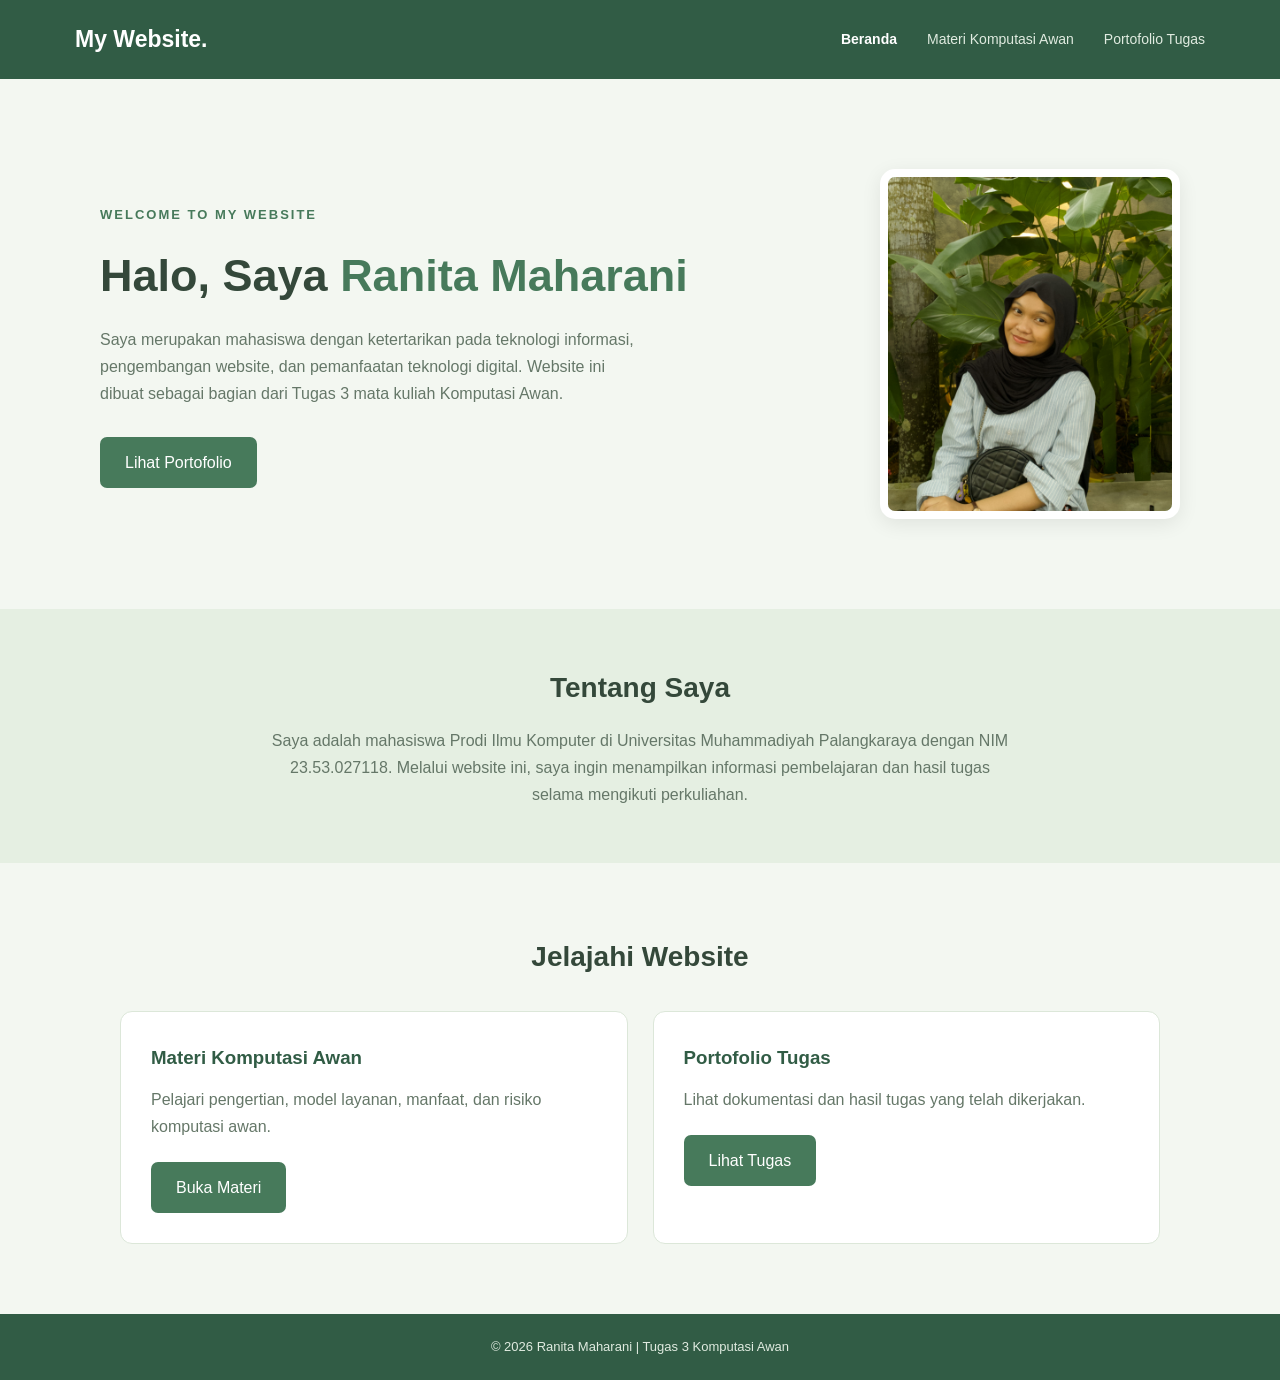
<file: index.html>
<!DOCTYPE html>
<html lang="id">
<head>
    <meta charset="UTF-8">
    <meta name="viewport" content="width=device-width, initial-scale=1.0">
    <title>Beranda | Website Tugas 3</title>
    <link rel="stylesheet" href="./assets/css/style.css">
</head>
<body>

    <!-- NAVBAR -->
    <header>
        <nav class="navbar">
            <a href="index.html" class="logo">My Website.</a>

            <div class="nav-menu">
                <a href="index.html" class="active">Beranda</a>
                <a href="materi.html">Materi Komputasi Awan</a>
                <a href="portofolio.html">Portofolio Tugas</a>
            </div>
        </nav>
    </header>

    <!-- BERANDA -->
    <main>
        <section class="hero">

            <div class="hero-text">
                <span class="subtitle">WELCOME TO MY WEBSITE</span>

                <h1>
                    Halo, Saya <span>Ranita Maharani</span>
                </h1>

                <p>
                    Saya merupakan mahasiswa dengan ketertarikan
                    pada teknologi informasi, pengembangan website,
                    dan pemanfaatan teknologi digital.
                    Website ini dibuat sebagai bagian dari
                    Tugas 3 mata kuliah Komputasi Awan.
                </p>

                <a href="portofolio.html" class="btn">
                    Lihat Portofolio
                </a>
            </div>

            <div class="hero-image">
                <img src="assets/images/FotoProfil.JPG"
                     alt="Foto Profil Mahasiswa">
            </div>

        </section>

        <!-- IDENTITAS -->
        <section class="identity">
            <h2>Tentang Saya</h2>

            <p>
                Saya adalah mahasiswa Prodi Ilmu Komputer
                di Universitas Muhammadiyah Palangkaraya dengan NIM 23.53.027118.
                Melalui website ini, saya ingin menampilkan
                informasi pembelajaran dan hasil tugas
                selama mengikuti perkuliahan.
            </p>
        </section>

        <!-- NAVIGASI HALAMAN -->
        <section class="navigation-section">

            <h2>Jelajahi Website</h2>

            <div class="navigation-cards">

                <div class="nav-card">
                    <h3>Materi Komputasi Awan</h3>
                    <p>
                        Pelajari pengertian, model layanan,
                        manfaat, dan risiko komputasi awan.
                    </p>
                    <a href="materi.html" class="btn">
                        Buka Materi
                    </a>
                </div>

                <div class="nav-card">
                    <h3>Portofolio Tugas</h3>
                    <p>
                        Lihat dokumentasi dan hasil tugas
                        yang telah dikerjakan.
                    </p>
                    <a href="portofolio.html" class="btn">
                        Lihat Tugas
                    </a>
                </div>

            </div>
        </section>
    </main>

    <!-- FOOTER -->
    <footer>
        <p>© 2026 Ranita Maharani | Tugas 3 Komputasi Awan</p>
    </footer>

</body>
</html>
</file>
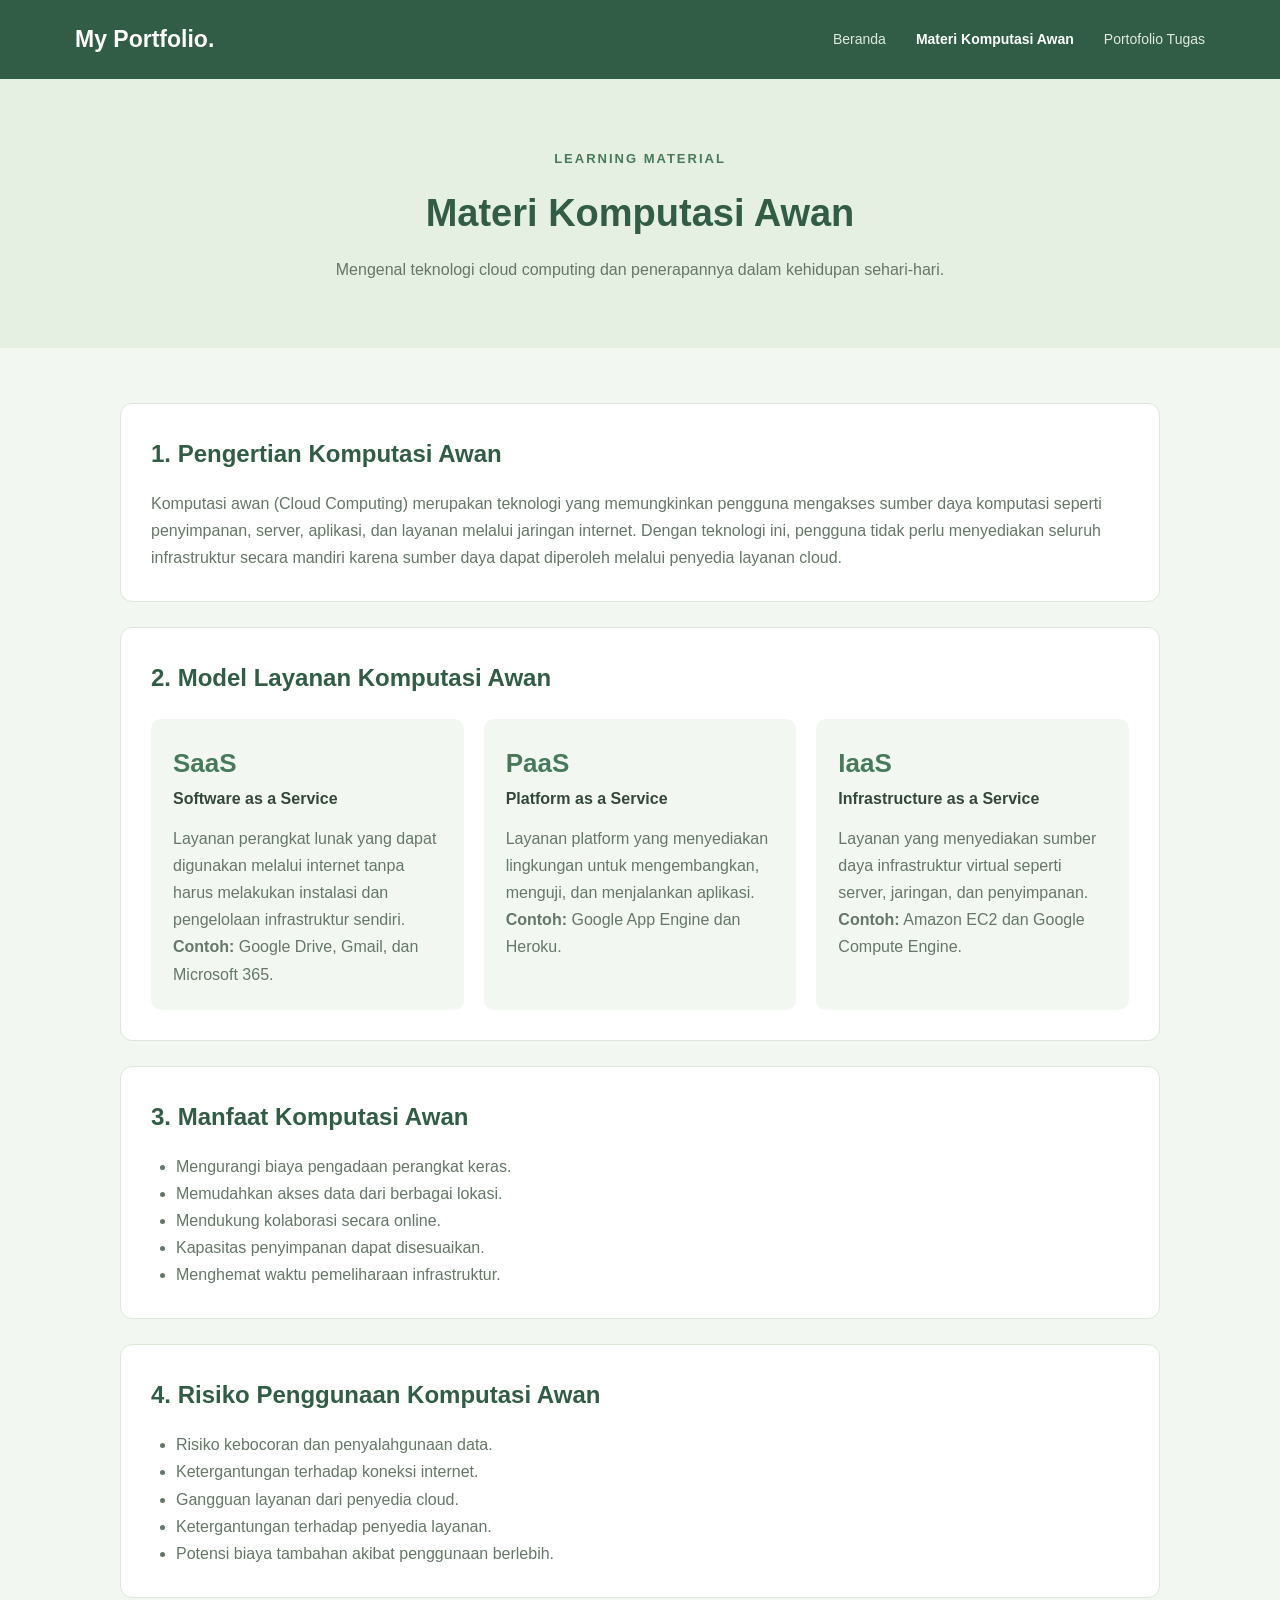
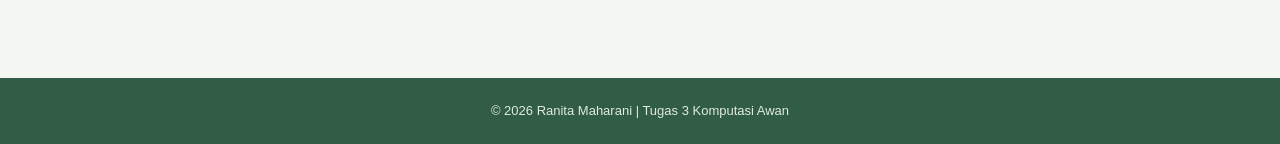
<file: materi.html>
<!DOCTYPE html>
<html lang="id">
<head>
    <meta charset="UTF-8">
    <meta name="viewport" content="width=device-width, initial-scale=1.0">
    <title>Materi Komputasi Awan</title>
    <link rel="stylesheet" href="./assets/css/style.css">
</head>
<body>

    <header>
        <nav class="navbar">
            <a href="index.html" class="logo">My Portfolio.</a>

            <div class="nav-menu">
                <a href="index.html">Beranda</a>
                <a href="materi.html" class="active">Materi Komputasi Awan</a>
                <a href="portofolio.html">Portofolio Tugas</a>
            </div>
        </nav>
    </header>

    <main>

        <section class="page-header">
            <span class="subtitle">LEARNING MATERIAL</span>
            <h1>Materi Komputasi Awan</h1>
            <p>
                Mengenal teknologi cloud computing
                dan penerapannya dalam kehidupan sehari-hari.
            </p>
        </section>

        <section class="content-section">

            <article class="content-card">
                <h2>1. Pengertian Komputasi Awan</h2>

                <p>
                    Komputasi awan (Cloud Computing) merupakan
                    teknologi yang memungkinkan pengguna
                    mengakses sumber daya komputasi seperti
                    penyimpanan, server, aplikasi, dan layanan
                    melalui jaringan internet.

                    Dengan teknologi ini, pengguna tidak perlu
                    menyediakan seluruh infrastruktur secara
                    mandiri karena sumber daya dapat diperoleh
                    melalui penyedia layanan cloud.
                </p>
            </article>

            <article class="content-card">
                <h2>2. Model Layanan Komputasi Awan</h2>

                <div class="service-grid">

                    <div class="service-card">
                        <h3>SaaS</h3>
                        <h4>Software as a Service</h4>
                        <p>
                            Layanan perangkat lunak yang dapat
                            digunakan melalui internet tanpa
                            harus melakukan instalasi dan
                            pengelolaan infrastruktur sendiri.
                        </p>
                        <p><b>Contoh:</b> Google Drive, Gmail,
                        dan Microsoft 365.</p>
                    </div>

                    <div class="service-card">
                        <h3>PaaS</h3>
                        <h4>Platform as a Service</h4>
                        <p>
                            Layanan platform yang menyediakan
                            lingkungan untuk mengembangkan,
                            menguji, dan menjalankan aplikasi.
                        </p>
                        <p><b>Contoh:</b> Google App Engine
                        dan Heroku.</p>
                    </div>

                    <div class="service-card">
                        <h3>IaaS</h3>
                        <h4>Infrastructure as a Service</h4>
                        <p>
                            Layanan yang menyediakan sumber
                            daya infrastruktur virtual seperti
                            server, jaringan, dan penyimpanan.
                        </p>
                        <p><b>Contoh:</b> Amazon EC2
                        dan Google Compute Engine.</p>
                    </div>

                </div>
            </article>

            <article class="content-card">
                <h2>3. Manfaat Komputasi Awan</h2>

                <ul>
                    <li>Mengurangi biaya pengadaan perangkat keras.</li>
                    <li>Memudahkan akses data dari berbagai lokasi.</li>
                    <li>Mendukung kolaborasi secara online.</li>
                    <li>Kapasitas penyimpanan dapat disesuaikan.</li>
                    <li>Menghemat waktu pemeliharaan infrastruktur.</li>
                </ul>
            </article>

            <article class="content-card">
                <h2>4. Risiko Penggunaan Komputasi Awan</h2>

                <ul>
                    <li>Risiko kebocoran dan penyalahgunaan data.</li>
                    <li>Ketergantungan terhadap koneksi internet.</li>
                    <li>Gangguan layanan dari penyedia cloud.</li>
                    <li>Ketergantungan terhadap penyedia layanan.</li>
                    <li>Potensi biaya tambahan akibat penggunaan berlebih.</li>
                </ul>
            </article>

        </section>

    </main>

    <footer>
        <p>© 2026 Ranita Maharani | Tugas 3 Komputasi Awan</p>
    </footer>

</body>
</html>
</file>
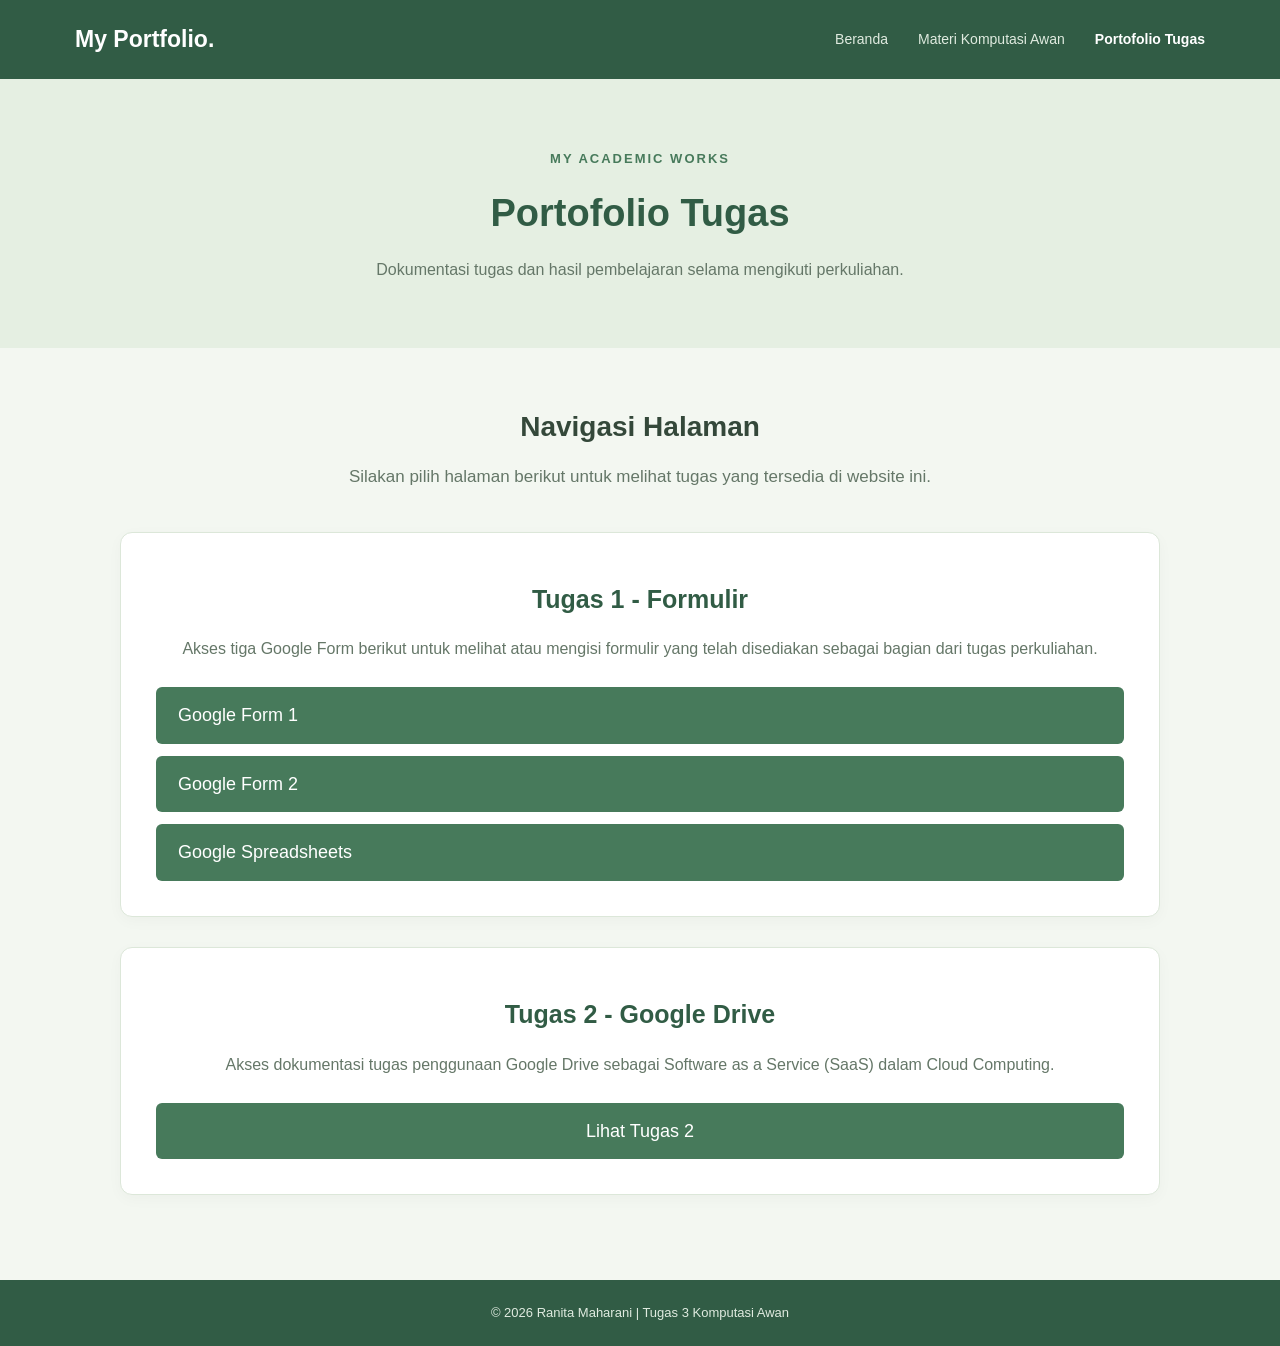
<file: portofolio.html>
<!DOCTYPE html>
<html lang="id">
<head>
    <meta charset="UTF-8">
    <meta name="viewport" content="width=device-width, initial-scale=1.0">
    <title>Portofolio Tugas</title>
    <link rel="stylesheet" href="./assets/css/style.css">
</head>
<body>

    <header>
        <nav class="navbar">
            <a href="index.html" class="logo">My Portfolio.</a>

            <div class="nav-menu">
                <a href="index.html">Beranda</a>
                <a href="materi.html">Materi Komputasi Awan</a>
                <a href="portofolio.html" class="active">Portofolio Tugas</a>
            </div>
        </nav>
    </header>

    <main>

        <section class="page-header">
            <span class="subtitle">MY ACADEMIC WORKS</span>
            <h1>Portofolio Tugas</h1>
            <p>
                Dokumentasi tugas dan hasil pembelajaran
                selama mengikuti perkuliahan.
            </p>
        </section>

        <section class="portfolio-section">

            <div class="portfolio-intro">
                <h2>Navigasi Halaman</h2>

                <p>
                    Silakan pilih halaman berikut untuk melihat
                    tugas yang tersedia di website ini.
                </p>
            </div>

            
<!-- TUGAS 1 -->
<div class="task-card">

    <h3>Tugas 1 - Formulir</h3>

    <p>
        Akses tiga Google Form berikut untuk melihat
        atau mengisi formulir yang telah disediakan
        sebagai bagian dari tugas perkuliahan.
    </p>

    <div class="task-links">

        <a href="https://forms.gle/mDkVV2fbw5MFNMYK9"
           target="_blank"
           rel="noopener noreferrer"
           class="task-button">
            Google Form 1
        </a>

        <a href="https://forms.gle/iUizAmjjxVjdLiHP9"
           target="_blank"
           rel="noopener noreferrer"
           class="task-button">
            Google Form 2
        </a>

        <a href="https://docs.google.com/spreadsheets/d/1fRbRE6YLVqjylUlXdqq9IiRUh5VvquGzaV9M5eSjQUA/edit?usp=sharing"
           target="_blank"
           rel="noopener noreferrer"
           class="task-button">
            Google Spreadsheets
        </a>

    </div>

</div>

            <!-- TUGAS 2 -->
            <div class="task-card">

                <h3>Tugas 2 - Google Drive</h3>

                <p>
                    Akses dokumentasi tugas penggunaan
                    Google Drive sebagai Software as a Service
                    (SaaS) dalam Cloud Computing.
                </p>

                <a href="https://drive.google.com/drive/folders/1bweR6FHWuAe7GyPd0hI5jxZB2rvmI19Z?usp=drive_link"
                   target="_blank"
                   rel="noopener noreferrer"
                   class="task-button">
                    Lihat Tugas 2
                </a>

            </div>

        </section>

    </main>

    <footer>
        <p>© 2026 Ranita Maharani | Tugas 3 Komputasi Awan</p>
    </footer>

</body>
</html>
</file>
<file: assets/css/style.css>
/* =========================
   GLOBAL
========================= */

* {
    margin: 0;
    padding: 0;
    box-sizing: border-box;
}

body {
    font-family: 'Segoe UI', Arial, sans-serif;
    background: #F7F3ED;
    color: #403329;
    line-height: 1.7;
}

a {
    text-decoration: none;
}

/* =========================
   NAVBAR
========================= */

header {
    background: #604A3A;
}

.navbar {
    max-width: 1200px;
    margin: auto;
    padding: 20px 35px;

    display: flex;
    justify-content: space-between;
    align-items: center;
}

.logo {
    color: #FFFFFF;
    font-size: 23px;
    font-weight: bold;
}

.nav-menu {
    display: flex;
    gap: 30px;
}

.nav-menu a {
    color: #E9DDCE;
    font-size: 14px;
    transition: 0.3s;
}

.nav-menu a:hover,
.nav-menu a.active {
    color: #FFFFFF;
    font-weight: bold;
}

/* =========================
   BERANDA
========================= */

.hero {
    max-width: 1150px;
    margin: auto;
    padding: 90px 35px;

    display: flex;
    align-items: center;
    justify-content: space-between;
    gap: 60px;
}

.hero-text {
    flex: 1;
}

.subtitle {
    color: #92765D;
    font-size: 13px;
    font-weight: bold;
    letter-spacing: 2px;
}

.hero h1 {
    font-size: 45px;
    line-height: 1.3;
    margin: 20px 0;
}

.hero h1 span {
    color: #92765D;
}

.hero-text p {
    color: #766D63;
    margin-bottom: 30px;
    max-width: 550px;
}

.btn {
    display: inline-block;
    background: #765D49;
    color: white;

    padding: 12px 25px;
    border-radius: 7px;

    transition: 0.3s;
}

.btn:hover {
    background: #49382D;
}

.hero-image {
    width: 300px;
    height: 350px;

    border-radius: 15px;
    overflow: hidden;

    background: #E9DDCE;
    border: 8px solid white;
    box-shadow: 0 5px 20px #00000015;
}

.hero-image img {
    width: 100%;
    height: 100%;
    object-fit: cover;
}

/* =========================
   IDENTITAS
========================= */

.identity {
    background: #EEE5DA;
    padding: 55px 20px;
    text-align: center;
}

.identity h2,
.navigation-section h2 {
    font-size: 28px;
    margin-bottom: 15px;
}

.identity p {
    max-width: 750px;
    margin: auto;
    color: #766D63;
}

/* =========================
   NAVIGASI BERANDA
========================= */

.navigation-section {
    max-width: 1100px;
    margin: auto;
    padding: 70px 30px;
    text-align: center;
}

.navigation-cards {
    display: flex;
    gap: 25px;
    margin-top: 30px;
}

.nav-card {
    flex: 1;
    background: #FFFFFF;
    padding: 30px;
    border-radius: 12px;
    border: 1px solid #E8DFD5;
    text-align: left;
}

.nav-card h3 {
    color: #604A3A;
    margin-bottom: 12px;
}

.nav-card p {
    color: #766D63;
    margin-bottom: 22px;
}

/* =========================
   HEADER HALAMAN
========================= */

.page-header {
    background: #EEE5DA;
    padding: 65px 20px;
    text-align: center;
}

.page-header h1 {
    font-size: 38px;
    color: #49382D;
    margin: 10px 0;
}

.page-header p {
    color: #766D63;
}

/* =========================
   MATERI
========================= */

.content-section {
    max-width: 1100px;
    margin: auto;
    padding: 55px 30px;
}

.content-card {
    background: white;
    border: 1px solid #E8DFD5;
    border-radius: 12px;

    padding: 30px;
    margin-bottom: 25px;
}

.content-card h2 {
    color: #604A3A;
    margin-bottom: 15px;
}

.content-card p,
.content-card li {
    color: #766D63;
}

.content-card ul {
    padding-left: 25px;
}

.service-grid {
    display: flex;
    gap: 20px;
    margin-top: 20px;
}

.service-card {
    flex: 1;
    background: #F7F3ED;
    border-radius: 10px;
    padding: 22px;
}

.service-card h3 {
    font-size: 26px;
    color: #765D49;
}

.service-card h4 {
    margin-bottom: 12px;
}

/* =========================
   PORTOFOLIO
========================= */

.portfolio-section {
    max-width: 1100px;
    margin: auto;
    padding: 55px 30px;
}

.portfolio-intro {
    text-align: center;
    margin-bottom: 40px;
}

.portfolio-intro h2 {
    font-size: 28px;
    margin-bottom: 12px;
}

.portfolio-intro p {
    color: #766D63;
    font-size: 17px;
}

.task-card {
    position: relative;

    background: white;
    border: 1px solid #E8DFD5;
    border-radius: 12px;

    padding: 35px;
    margin-bottom: 30px;

    text-align: center;
    box-shadow: 0 4px 15px #00000008;
}

.task-number {
    color: #A68A6D;
    font-size: 13px;
    font-weight: bold;
    letter-spacing: 2px;
}

.task-card h3 {
    font-size: 25px;
    margin: 10px 0 15px;
    color: #49382D;
}

.task-card p {
    color: #766D63;
    font-size: 16px;
    margin-bottom: 25px;
}

.task-button {
    display: flex;
    justify-content: space-between;
    align-items: center;

    width: 100%;

    background: #806C50;
    color: white;

    padding: 13px 22px;
    border-radius: 6px;

    font-size: 18px;
    transition: 0.3s;
}

.task-button:hover {
    background: #49382D;
}

/* =========================
   FOOTER
========================= */

footer {
    background: #49382D;
    color: #E9DDCE;
    text-align: center;

    padding: 22px;
    font-size: 13px;
}

/* =========================
   RESPONSIVE
========================= */

@media (max-width: 768px) {

    .navbar {
        flex-direction: column;
        gap: 15px;
    }

    .nav-menu {
        flex-wrap: wrap;
        justify-content: center;
        gap: 15px;
    }

    .hero {
        flex-direction: column-reverse;
        text-align: center;
        padding: 55px 25px;
    }

    .hero h1 {
        font-size: 34px;
    }

    .hero-image {
        width: 230px;
        height: 270px;
    }

    .navigation-cards,
    .service-grid {
        flex-direction: column;
    }

    .page-header h1 {
        font-size: 30px;
    }

    .task-card {
        padding: 25px 18px;
    }

    .task-button {
        font-size: 15px;
    }
}


.task-links {
    display: flex;
    flex-direction: column;
    gap: 12px;
}

.task-links .task-button {
    display: flex;
    justify-content: space-between;
    align-items: center;
    width: 100%;
}
/* Membuat tulisan tombol berada di tengah */
.task-button {
    justify-content: center;
    position: relative;
    text-align: center;
}


/* =================================
   VERSI 2 - GREEN THEME
   Pembaruan warna website
================================= */

/* Background utama */
body {
    background: #F3F7F1;
    color: #34483A;
}

/* Navbar */
header {
    background: #315C45;
}

.logo {
    color: #FFFFFF;
}

.nav-menu a {
    color: #E0EBE0;
}

.nav-menu a:hover,
.nav-menu a.active {
    color: #FFFFFF;
}

/* Beranda */
.subtitle {
    color: #477A5B;
}

.hero h1 span {
    color: #477A5B;
}

.hero-text p {
    color: #657768;
}

.hero-image {
    background: #DCE9D9;
    border-color: #FFFFFF;
}

/* Tombol utama */
.btn {
    background: #477A5B;
    color: #FFFFFF;
}

.btn:hover {
    background: #315C45;
}

/* Tentang saya */
.identity {
    background: #E5EFE2;
}

.identity p {
    color: #657768;
}

/* Kartu navigasi */
.nav-card {
    background: #FFFFFF;
    border-color: #DCE7D9;
}

.nav-card h3 {
    color: #315C45;
}

.nav-card p {
    color: #657768;
}

/* Header halaman */
.page-header {
    background: #E5EFE2;
}

.page-header h1 {
    color: #315C45;
}

.page-header p {
    color: #657768;
}

/* Bagian materi */
.content-card {
    background: #FFFFFF;
    border-color: #DCE7D9;
}

.content-card h2 {
    color: #315C45;
}

.content-card p,
.content-card li {
    color: #657768;
}

/* SaaS, PaaS, IaaS */
.service-card {
    background: #F3F7F1;
}

.service-card h3 {
    color: #477A5B;
}

/* Portofolio tugas */
.portfolio-intro p {
    color: #657768;
}

.task-card {
    background: #FFFFFF;
    border-color: #DCE7D9;
}

.task-card h3 {
    color: #315C45;
}

.task-card p {
    color: #657768;
}

/* Tombol Google Form dan Tugas 2 */
.task-button {
    background: #477A5B;
    color: #FFFFFF;
}

.task-button:hover {
    background: #315C45;
}

/* Footer */
footer {
    background: #315C45;
    color: #E0EBE0;
}

/* Efek hover kartu */
.task-card:hover,
.nav-card:hover {
    box-shadow: 0 8px 25px #315C4515;
}
</file>
